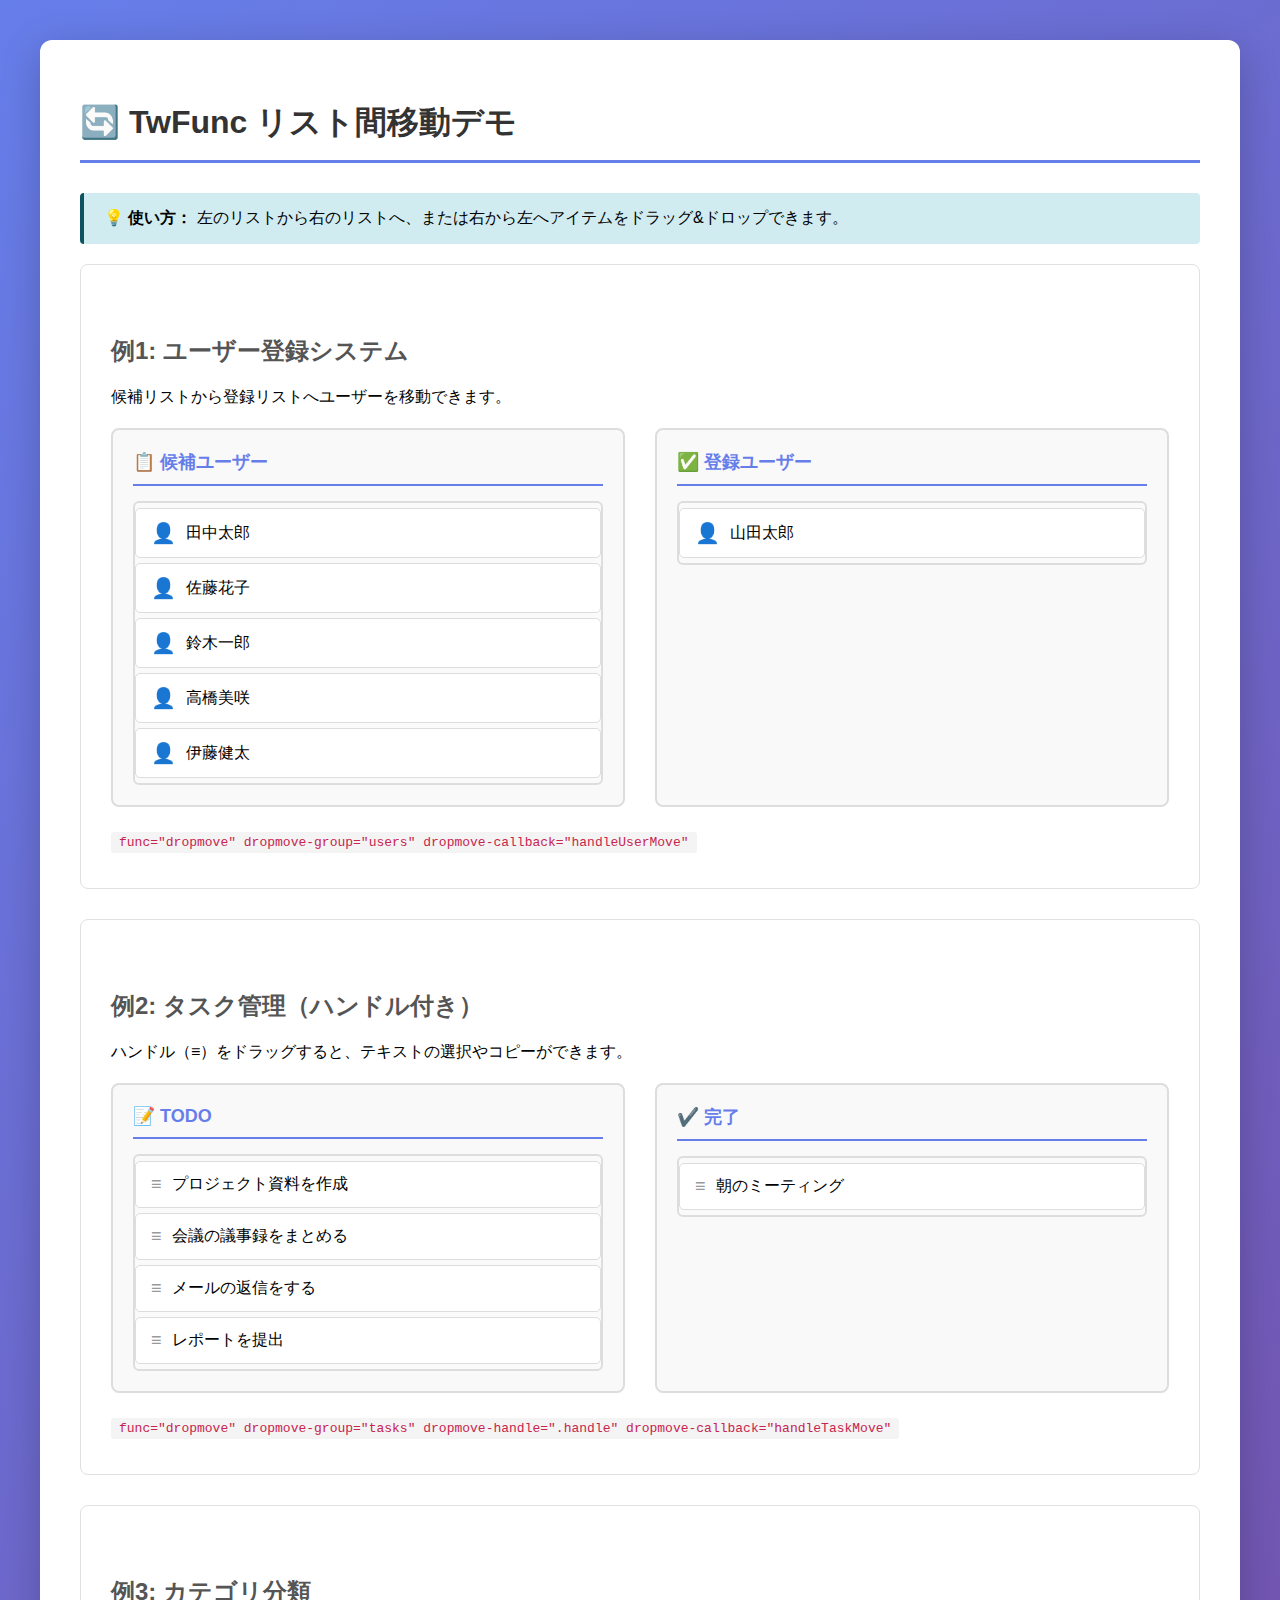
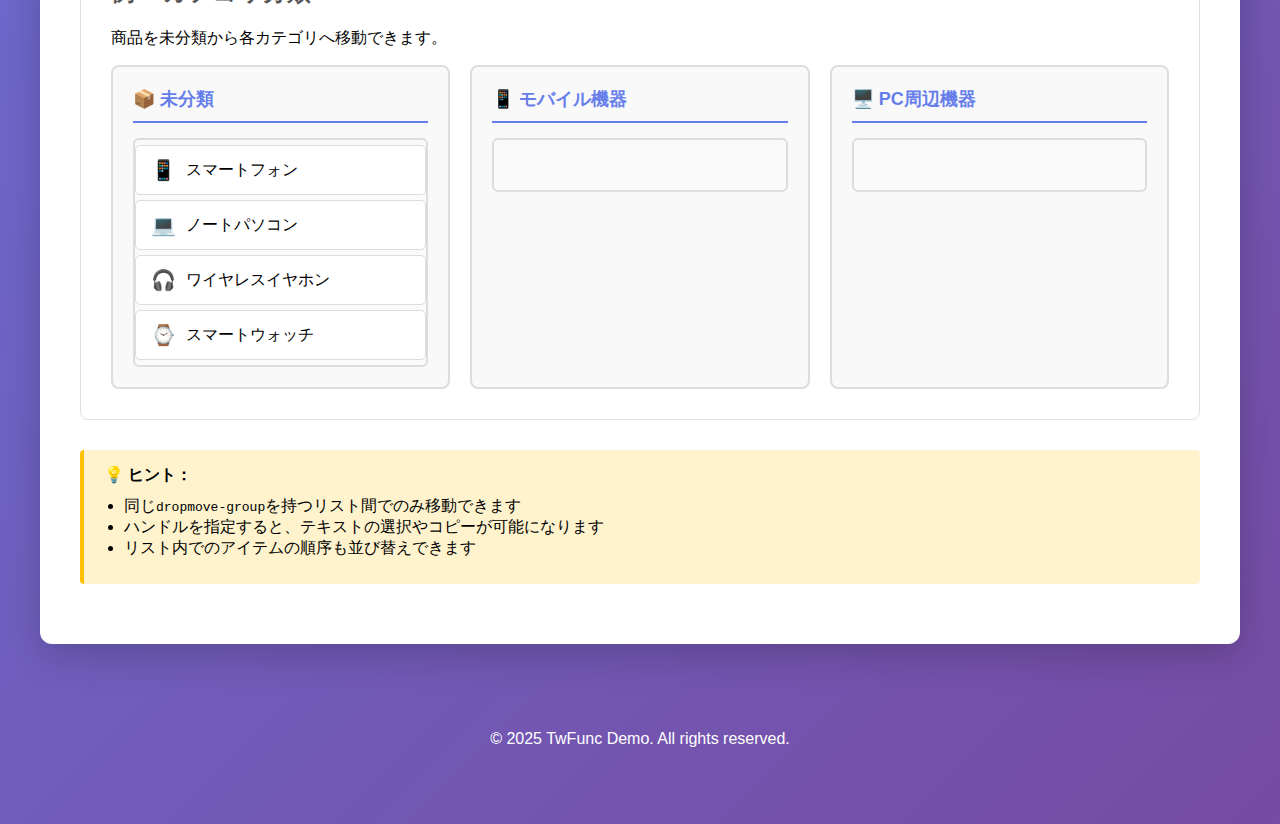
<file: demo-dropmove.html>
<!DOCTYPE html>
<html lang="ja">
<head>
  <meta charset="UTF-8">
  <meta name="viewport" content="width=device-width, initial-scale=1.0">
  <title>TwFunc リスト間移動デモ</title>
  <script src="https://code.jquery.com/jquery-3.6.0.min.js"></script>
  <style>
    body {
      font-family: "Helvetica Neue", Arial, "Hiragino Kaku Gothic ProN", "Hiragino Sans", Meiryo, sans-serif;
      padding: 40px;
      max-width: 1200px;
      margin: 0 auto;
      background: linear-gradient(135deg, #667eea 0%, #764ba2 100%);
      min-height: 100vh;
    }

    .container {
      background-color: #fff;
      border-radius: 12px;
      padding: 40px;
      box-shadow: 0 10px 40px rgba(0, 0, 0, 0.2);
    }

    h1 {
      color: #333;
      border-bottom: 3px solid #667eea;
      padding-bottom: 15px;
      margin-bottom: 30px;
    }

    h2 {
      color: #555;
      margin-top: 40px;
      margin-bottom: 20px;
    }

    .demo-section {
      background-color: #fff;
      padding: 30px;
      margin-bottom: 30px;
      border-radius: 8px;
      border: 1px solid #e0e0e0;
    }

    .dual-list-container {
      display: grid;
      grid-template-columns: 1fr 1fr;
      gap: 30px;
      margin: 20px 0;
    }

    .list-box {
      background-color: #f9f9f9;
      border-radius: 8px;
      padding: 20px;
      border: 2px solid #ddd;
    }

    .list-box h3 {
      margin: 0 0 15px 0;
      padding-bottom: 10px;
      border-bottom: 2px solid #667eea;
      color: #667eea;
      font-size: 18px;
    }

    .list-box ul {
      list-style: none;
      padding: 0;
      margin: 0;
    }

    .list-box li {
      padding: 12px 15px;
      margin: 5px 0;
      background-color: #fff;
      border: 1px solid #ddd;
      border-radius: 5px;
      cursor: move;
      transition: all 0.2s;
      display: flex;
      align-items: center;
      gap: 10px;
    }

    .list-box li:hover {
      background-color: #f0f4ff;
      transform: translateX(3px);
    }

    .handle {
      font-size: 18px;
      color: #999;
      cursor: move;
    }

    .item-icon {
      font-size: 20px;
    }

    .note {
      padding: 15px 20px;
      background-color: #fff3cd;
      border-left: 4px solid #ffc107;
      margin: 20px 0;
      border-radius: 4px;
    }

    .info {
      padding: 15px 20px;
      background-color: #d1ecf1;
      border-left: 4px solid #0c5460;
      margin: 20px 0;
      border-radius: 4px;
    }

    .result-box {
      margin-top: 20px;
      padding: 15px;
      background-color: #e8f5e9;
      border-radius: 5px;
      border: 1px solid #4caf50;
      display: none;
    }

    .code {
      background-color: #f4f4f4;
      padding: 3px 8px;
      border-radius: 3px;
      font-family: 'Courier New', monospace;
      font-size: 13px;
      color: #c7254e;
      display: inline-block;
      margin: 5px 0;
    }

    footer {
      text-align: center;
      margin-top: 50px;
      padding: 20px;
      color: #fff;
    }
  </style>
  <link rel="stylesheet" href="css/func.dropmove.css">
</head>
<body>
  <div class="container">
    <h1>🔄 TwFunc リスト間移動デモ</h1>

    <div class="info">
      <strong>💡 使い方：</strong> 左のリストから右のリストへ、または右から左へアイテムをドラッグ&ドロップできます。
    </div>

    <div class="demo-section">
      <h2>例1: ユーザー登録システム</h2>
      <p>候補リストから登録リストへユーザーを移動できます。</p>

      <div class="dual-list-container">
        <div class="list-box">
          <h3>📋 候補ユーザー</h3>
          <ul func="dropmove" dropmove-group="users" dropmove-callback="handleUserMove">
            <li><span class="item-icon">👤</span> 田中太郎</li>
            <li><span class="item-icon">👤</span> 佐藤花子</li>
            <li><span class="item-icon">👤</span> 鈴木一郎</li>
            <li><span class="item-icon">👤</span> 高橋美咲</li>
            <li><span class="item-icon">👤</span> 伊藤健太</li>
          </ul>
        </div>

        <div class="list-box">
          <h3>✅ 登録ユーザー</h3>
          <ul func="dropmove" dropmove-group="users" dropmove-callback="handleUserMove">
            <li><span class="item-icon">👤</span> 山田太郎</li>
          </ul>
        </div>
      </div>

      <div class="code">
        func="dropmove" dropmove-group="users" dropmove-callback="handleUserMove"
      </div>

      <div id="user-result" class="result-box"></div>
    </div>

    <div class="demo-section">
      <h2>例2: タスク管理（ハンドル付き）</h2>
      <p>ハンドル（≡）をドラッグすると、テキストの選択やコピーができます。</p>

      <div class="dual-list-container">
        <div class="list-box">
          <h3>📝 TODO</h3>
          <ul func="dropmove" dropmove-group="tasks" dropmove-handle=".handle" dropmove-callback="handleTaskMove">
            <li><span class="handle">≡</span> <span>プロジェクト資料を作成</span></li>
            <li><span class="handle">≡</span> <span>会議の議事録をまとめる</span></li>
            <li><span class="handle">≡</span> <span>メールの返信をする</span></li>
            <li><span class="handle">≡</span> <span>レポートを提出</span></li>
          </ul>
        </div>

        <div class="list-box">
          <h3>✔️ 完了</h3>
          <ul func="dropmove" dropmove-group="tasks" dropmove-handle=".handle" dropmove-callback="handleTaskMove">
            <li><span class="handle">≡</span> <span>朝のミーティング</span></li>
          </ul>
        </div>
      </div>

      <div class="code">
        func="dropmove" dropmove-group="tasks" dropmove-handle=".handle" dropmove-callback="handleTaskMove"
      </div>

      <div id="task-result" class="result-box"></div>
    </div>

    <div class="demo-section">
      <h2>例3: カテゴリ分類</h2>
      <p>商品を未分類から各カテゴリへ移動できます。</p>

      <div style="display: grid; grid-template-columns: 1fr 1fr 1fr; gap: 20px;">
        <div class="list-box">
          <h3>📦 未分類</h3>
          <ul func="dropmove" dropmove-group="products" dropmove-callback="handleCategoryMove">
            <li><span class="item-icon">📱</span> スマートフォン</li>
            <li><span class="item-icon">💻</span> ノートパソコン</li>
            <li><span class="item-icon">🎧</span> ワイヤレスイヤホン</li>
            <li><span class="item-icon">⌚</span> スマートウォッチ</li>
          </ul>
        </div>

        <div class="list-box">
          <h3>📱 モバイル機器</h3>
          <ul func="dropmove" dropmove-group="products" dropmove-callback="handleCategoryMove">
          </ul>
        </div>

        <div class="list-box">
          <h3>🖥️ PC周辺機器</h3>
          <ul func="dropmove" dropmove-group="products" dropmove-callback="handleCategoryMove">
          </ul>
        </div>
      </div>

      <div id="category-result" class="result-box"></div>
    </div>

    <div class="note">
      <strong>💡 ヒント：</strong>
      <ul style="margin: 10px 0; padding-left: 20px;">
        <li>同じ<code>dropmove-group</code>を持つリスト間でのみ移動できます</li>
        <li>ハンドルを指定すると、テキストの選択やコピーが可能になります</li>
        <li>リスト内でのアイテムの順序も並び替えできます</li>
      </ul>
    </div>
  </div>

  <footer>
    <p>&copy; 2025 TwFunc Demo. All rights reserved.</p>
  </footer>

  <script>
    window.TwFuncVer = "1.0.0";
  </script>

  <script type="module">
    import TwFunc, { TwInputControl } from './js/func.js';
    window.TwFunc = TwFunc;
    window.TwInputControl = TwInputControl;

    // 機能を作成
    TwFunc.create("dropmove");
  </script>

  <script>
    // ユーザー移動のコールバック
    function handleUserMove(element, fromContainer, toContainer, fromIndex, toIndex) {
      const userName = element.textContent.trim();
      const fromTitle = $(fromContainer).prev('h3').text();
      const toTitle = $(toContainer).prev('h3').text();

      const result = document.getElementById('user-result');
      result.style.display = 'block';
      result.innerHTML = `<strong>✅ 移動完了！</strong><br>「${userName}」を「${fromTitle}」から「${toTitle}」に移動しました。`;

      setTimeout(() => {
        result.style.display = 'none';
      }, 3000);
    }

    // タスク移動のコールバック
    function handleTaskMove(element, fromContainer, toContainer, fromIndex, toIndex) {
      const taskName = $(element).find('span:last').text().trim();
      const fromTitle = $(fromContainer).prev('h3').text();
      const toTitle = $(toContainer).prev('h3').text();

      const result = document.getElementById('task-result');
      result.style.display = 'block';
      result.innerHTML = `<strong>✅ タスク更新！</strong><br>「${taskName}」を「${fromTitle}」から「${toTitle}」に移動しました。`;

      setTimeout(() => {
        result.style.display = 'none';
      }, 3000);
    }

    // カテゴリ移動のコールバック
    function handleCategoryMove(element, fromContainer, toContainer, fromIndex, toIndex) {
      const productName = element.textContent.trim();
      const fromTitle = $(fromContainer).prev('h3').text();
      const toTitle = $(toContainer).prev('h3').text();

      const result = document.getElementById('category-result');
      result.style.display = 'block';
      result.innerHTML = `<strong>✅ カテゴリ分類完了！</strong><br>「${productName}」を「${fromTitle}」から「${toTitle}」に移動しました。`;

      setTimeout(() => {
        result.style.display = 'none';
      }, 3000);
    }

    // グローバルに登録
    window.handleUserMove = handleUserMove;
    window.handleTaskMove = handleTaskMove;
    window.handleCategoryMove = handleCategoryMove;
  </script>
</body>
</html>
</file>
<file: css/func.dropmove.css>
@charset "UTF-8";

/* リスト間のドラッグ&ドロップ移動 */
[func*="dropmove"] {
  position: relative;
  min-height: 50px;
  padding: 10px;
  border: 2px solid #ddd;
  border-radius: 6px;
  background-color: #fafafa;
  transition: all 0.3s ease;
}

[func*="dropmove"].dragover {
  border-color: #667eea;
  background-color: #f0f4ff;
  box-shadow: 0 0 0 3px rgba(102, 126, 234, 0.1);
}

[func*="dropmove"] > [draggable="true"] {
  transition: all 0.2s ease;
  position: relative;
  margin: 5px 0;
}

[func*="dropmove"] > .dragging {
  opacity: 0.5;
  transform: scale(0.95);
  background-color: #e3e8ff;
}

[func*="dropmove"] > [draggable="true"]:hover {
  background-color: #f9f9f9;
}

/* ハンドル指定時のスタイル */
[func*="dropmove"] [draggable="true"] {
  user-select: none;
}

/* 空のリスト用のプレースホルダー */
[func*="dropmove"]:empty::before {
  content: "ここにアイテムをドロップ";
  display: block;
  text-align: center;
  color: #999;
  padding: 30px;
  font-size: 14px;
}
</file>
